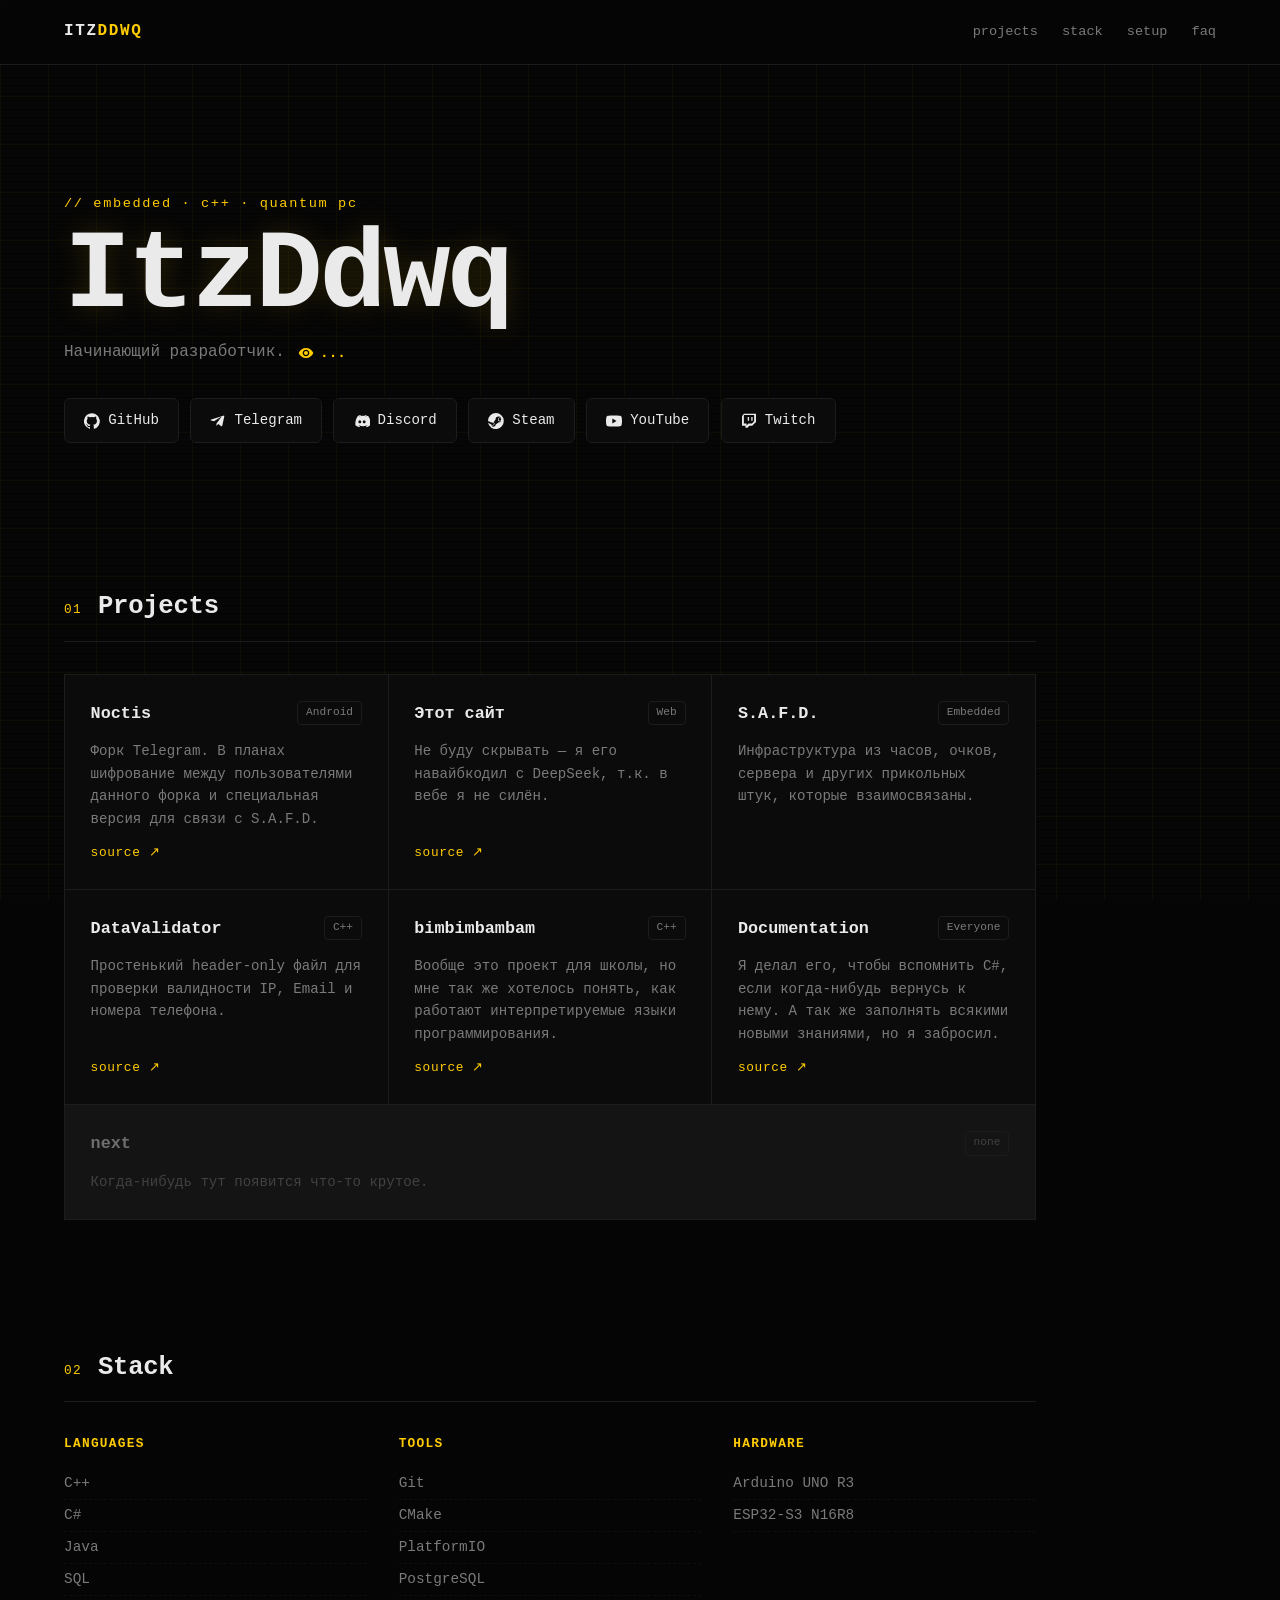
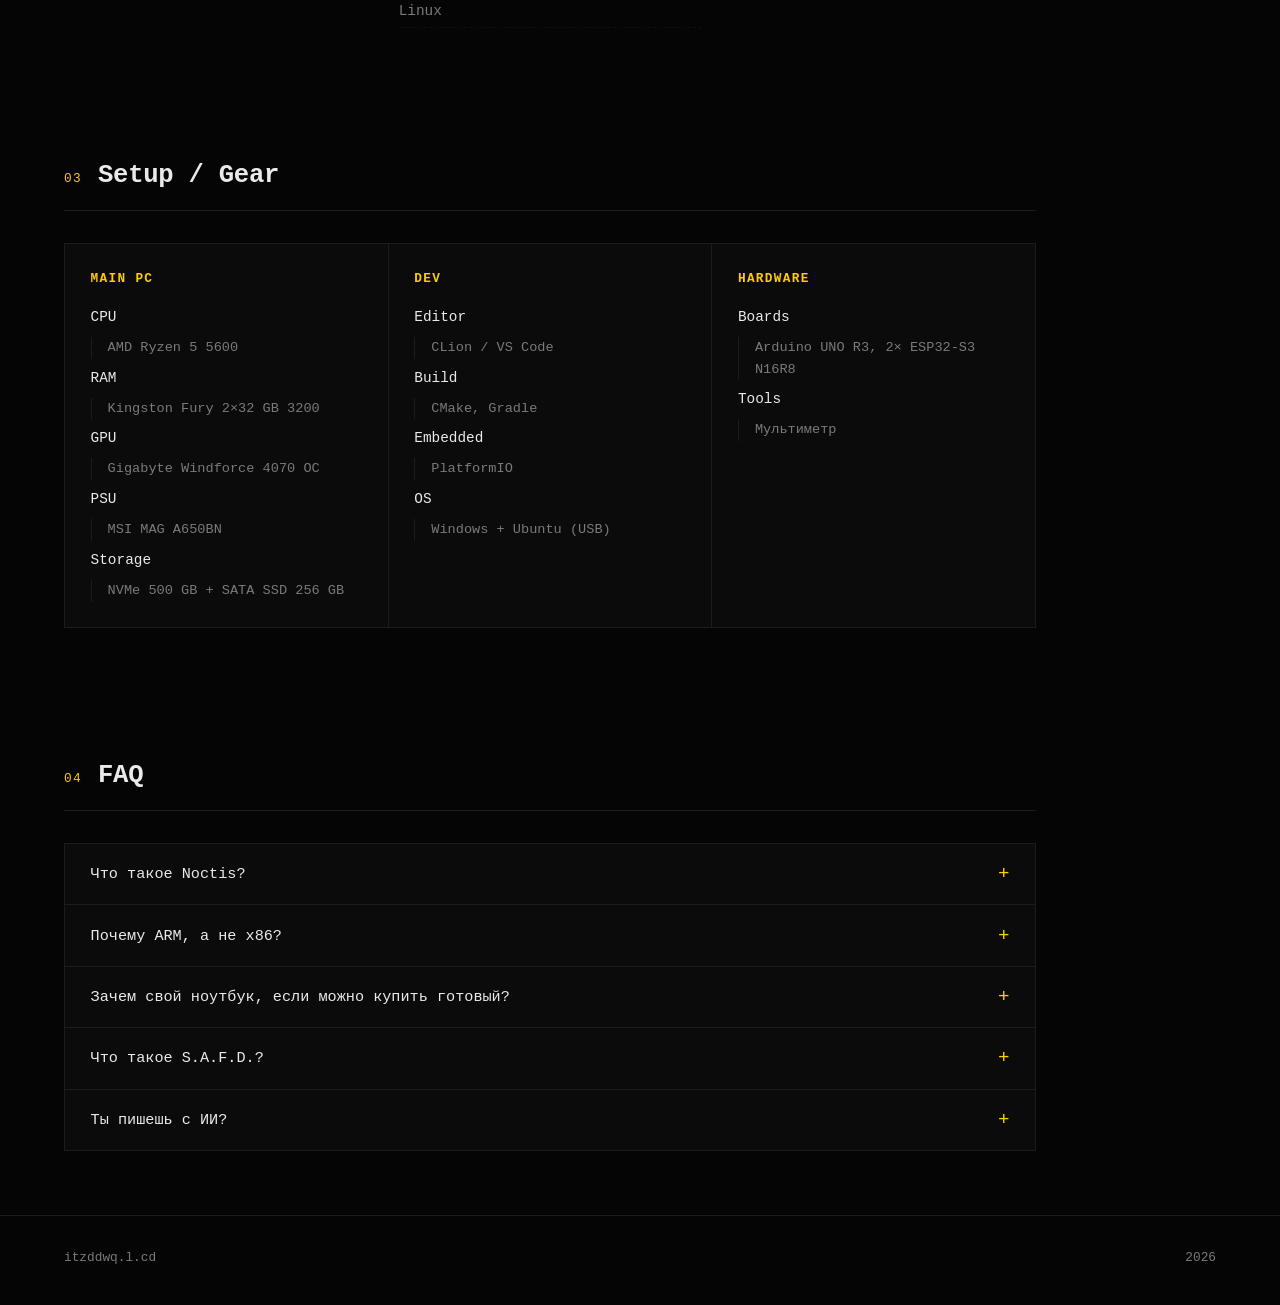
<file: docs/index.html>
<!DOCTYPE html>
<html lang="ru">
<head>
  <meta charset="utf-8">
  <meta name="viewport" content="width=device-width, initial-scale=1.0">
  <title>Визитка - ItzDdwq</title>

  <!-- SEO / шаринг -->
  <meta name="description" content="ItzDdwq — начинающий разработчик. Embedded, C++, Android, инфраструктура S.A.F.D.">
  <meta property="og:title" content="ItzDdwq — визитка">
  <meta property="og:description" content="Embedded · C++ · Android · S.A.F.D.">
  <meta property="og:type" content="website">
  <meta name="theme-color" content="#050505">
    <script defer src="https://events.vercount.one/js"></script>

  <style>
    * { margin: 0; padding: 0; box-sizing: border-box; }

    :root {
      --bg: #050505;
      --panel: #0b0b0b;
      --line: #1c1c1c;
      --fg: #eaeaea;
      --dim: #7a7a7a;
      --accent: #ffcc00;
      --header-h: 64px;
    }

    html { scroll-behavior: smooth; }

    body {
      background: var(--bg);
      color: var(--fg);
      font-family: ui-monospace, "SF Mono", Menlo, Consolas, monospace;
      line-height: 1.6;
      overflow-x: hidden;
      position: relative;
      z-index: 0;
      isolation: isolate;
    }

    .logo { user-select: none; -webkit-user-select: none; }

    .grid-bg {
      position: fixed;
      inset: 0;
      background-image:
        linear-gradient(to right, rgba(255,204,0,.04) 1px, transparent 1px),
        linear-gradient(to bottom, rgba(255,204,0,.04) 1px, transparent 1px);
      background-size: 48px 48px;
      z-index: -2;
      pointer-events: none;
    }

    .scanline {
      position: fixed;
      inset: 0;
      background: repeating-linear-gradient(
        to bottom,
        transparent 0,
        transparent 3px,
        rgba(255,255,255,.012) 3px,
        rgba(255,255,255,.012) 4px
      );
      z-index: -1;
      pointer-events: none;
    }

    .topbar {
      display: flex;
      justify-content: space-between;
      align-items: center;
      padding: 1.2rem 5vw;
      min-height: var(--header-h);
      border-bottom: 1px solid var(--line);
      -webkit-backdrop-filter: blur(6px);
      backdrop-filter: blur(6px);
      position: sticky;
      top: 0;
      background: rgba(5,5,5,.8);
      z-index: 10;
    }
    .logo { font-weight: 700; letter-spacing: .1em; }
    .logo span { color: var(--accent); }
    .nav { display: flex; gap: 1.5rem; }
    .nav a {
      color: var(--dim);
      text-decoration: none;
      font-size: .85rem;
      transition: color .2s;
    }
    .nav a:hover,
    .nav a:focus-visible { color: var(--accent); }

    a:focus-visible,
    button:focus-visible {
      outline: 2px solid var(--accent);
      outline-offset: 2px;
      border-radius: 4px;
    }

    .hero { padding: 8rem 5vw 5rem; max-width: 1100px; }
    .kicker { color: var(--accent); font-size: .85rem; letter-spacing: .12em; }
    .hero h1 {
      font-size: clamp(3rem, 11vw, 7rem);
      line-height: .95;
      margin: .6rem 0;
      letter-spacing: -.03em;
      text-shadow: 0 0 30px rgba(255,204,0,.15);
    }
    .lead { color: var(--dim); max-width: 46ch; margin-bottom: 2rem; }

    .socials {
      display: flex;
      flex-wrap: wrap;
      gap: .7rem;
    }
    .social-btn {
      display: inline-flex;
      align-items: center;
      gap: .5rem;
      padding: .65rem 1.2rem;
      border: 1px solid var(--line);
      border-radius: 6px;
      text-decoration: none;
      color: var(--fg);
      font-size: .88rem;
      transition: color .2s, border-color .2s, transform .2s;
      background: var(--panel);
    }
    .social-btn:hover { border-color: var(--accent); color: var(--accent); transform: translateY(-2px); }
    .social-btn svg { width: 16px; height: 16px; fill: currentColor; }

    .section {
      padding: 4rem 5vw;
      max-width: 1100px;
      scroll-margin-top: calc(var(--header-h) + 12px);
    }
    .section-head {
      display: flex;
      align-items: baseline;
      gap: 1rem;
      border-bottom: 1px solid var(--line);
      padding-bottom: .8rem;
      margin-bottom: 2rem;
    }
    .num { color: var(--accent); font-size: .8rem; letter-spacing: .1em; }
    .section h2 { font-size: 1.6rem; font-weight: 600; letter-spacing: -.01em; }

    .project-grid {
      display: grid;
      grid-template-columns: repeat(auto-fit, minmax(280px, 1fr));
      gap: 1px;
      background: var(--line);
      border: 1px solid var(--line);
    }
    .project {
      background: var(--panel);
      padding: 1.6rem;
      display: flex;
      flex-direction: column;
      gap: .8rem;
      transition: background .25s;
    }
    .project:hover { background: #111; }
    .p-top { display: flex; justify-content: space-between; align-items: flex-start; gap: 1rem; }
    .project h3 { font-size: 1.05rem; }
    .tag {
      font-size: .7rem;
      color: var(--dim);
      border: 1px solid var(--line);
      padding: .15rem .5rem;
      border-radius: 4px;
      white-space: nowrap;
    }
    .project p { color: var(--dim); font-size: .88rem; flex-grow: 1; }
    .git-link {
      color: var(--accent);
      text-decoration: none;
      font-size: .8rem;
      letter-spacing: .05em;
      align-self: flex-start;
    }
    .git-link:hover { text-decoration: underline; }
    .project.placeholder {
      opacity: .4;
      grid-column: 1 / -1;
    }

    .stack-grid {
      display: grid;
      grid-template-columns: repeat(auto-fit, minmax(180px, 1fr));
      gap: 2rem;
    }
    .stack-col h4 {
      font-size: .8rem;
      color: var(--accent);
      letter-spacing: .1em;
      text-transform: uppercase;
      margin-bottom: .8rem;
    }
    .stack-col ul { list-style: none; }
    .stack-col li {
      color: var(--dim);
      padding: .25rem 0;
      border-bottom: 1px dashed rgba(255,255,255,.04);
      font-size: .9rem;
    }

    .setup-grid {
      display: grid;
      grid-template-columns: repeat(auto-fit, minmax(260px, 1fr));
      gap: 1px;
      background: var(--line);
      border: 1px solid var(--line);
    }
    .setup-card {
      background: var(--panel);
      padding: 1.6rem;
    }
    .setup-card h4 {
      font-size: .8rem;
      color: var(--accent);
      letter-spacing: .1em;
      text-transform: uppercase;
      margin-bottom: 1rem;
    }
    .setup-card dl { display: flex; flex-direction: column; gap: .5rem; }
    .setup-card dt { color: var(--fg); font-size: .9rem; }
    .setup-card dd { color: var(--dim); font-size: .85rem; padding-left: 1rem; border-left: 1px solid var(--line); }

    .faq-list { display: flex; flex-direction: column; gap: 1px; background: var(--line); border: 1px solid var(--line); }
    .faq-item { background: var(--panel); }
    .faq-q {
      width: 100%;
      text-align: left;
      background: transparent;
      border: none;
      color: var(--fg);
      padding: 1.2rem 1.6rem;
      font-family: inherit;
      font-size: .95rem;
      cursor: pointer;
      display: flex;
      justify-content: space-between;
      align-items: center;
      gap: 1rem;
      transition: color .2s;
    }
    .faq-q:hover { color: var(--accent); }
    .faq-q .plus { color: var(--accent); font-size: 1.2rem; transition: transform .3s; }
    .faq-item.open .faq-q .plus { transform: rotate(45deg); }

    .faq-a {
      display: grid;
      grid-template-rows: 0fr;
      transition: grid-template-rows .3s ease;
      color: var(--dim);
      font-size: .88rem;
    }
    .faq-a > div {
      overflow: hidden;
      padding: 0 1.6rem;
    }
    .faq-item.open .faq-a { grid-template-rows: 1fr; }
    .faq-item.open .faq-a > div { padding-bottom: 1.2rem; }

    footer {
      display: flex;
      justify-content: space-between;
      padding: 2rem 5vw;
      color: var(--dim);
      font-size: .8rem;
      border-top: 1px solid var(--line);
    }

    @media (max-width: 720px) {
      .nav { display: none; }
      .hero { padding-top: 5rem; }
    }

    @media (prefers-reduced-motion: reduce) {
      html { scroll-behavior: auto; }
      *, *::before, *::after {
        transition-duration: .01ms !important;
        animation-duration: .01ms !important;
      }
    }
  </style>
</head>
<body>
  <div class="grid-bg" aria-hidden="true"></div>
  <div class="scanline" aria-hidden="true"></div>

  <header class="topbar">
    <div class="logo">ITZ<span>DDWQ</span></div>
    <nav class="nav" aria-label="Основная навигация">
      <a href="#projects">projects</a>
      <a href="#stack">stack</a>
      <a href="#setup">setup</a>
      <a href="#faq">faq</a>
    </nav>
  </header>

  <main>
    
    <section class="hero">
      <p class="kicker">// embedded · c++ · quantum pc</p>
      <h1>ItzDdwq</h1>
      
      <div class="lead" style="display: flex; align-items: center; gap: 0.8rem; flex-wrap: wrap; margin-bottom: 2rem;">
        <span>Начинающий разработчик.</span>
        
        <!-- Блок просмотров на Vercount -->
        <div style="display: inline-flex; align-items: center; gap: 0.4rem; color: var(--accent); font-size: 0.9rem;">
          <!-- Иконка глазика -->
          <svg width="16" height="16" viewBox="0 0 24 24" fill="currentColor" aria-hidden="true">
            <path d="M12 4.5C7 4.5 2.73 7.61 1 12c1.73 4.39 6 7.5 11 7.5s9.27-3.11 11-7.5c-1.73-4.39-6-7.5-11-7.5zM12 17c-2.76 0-5-2.24-5-5s2.24-5 5-5 5 2.24 5 5-2.24 5-5 5zm0-8c-1.66 0-3 1.34-3 3s1.34 3 3 3 3-1.34 3-3-1.34-3-3-3z"/>
          </svg>
          <!-- Сама цифра (Vercount подставит её сюда) -->
          <span id="vercount_value_page_uv" style="font-weight: 600;">...</span>
        </div>
      </div>

      <div class="socials">
        <a class="social-btn" href="https://github.com/itzddwq" target="_blank" rel="noopener noreferrer">
          <svg viewBox="0 0 24 24" aria-hidden="true"><path d="M12 .3a12 12 0 0 0-3.8 23.4c.6.1.8-.3.8-.6v-2c-3.3.7-4-1.6-4-1.6-.6-1.4-1.4-1.8-1.4-1.8-1-.7.1-.7.1-.7 1.2 0 1.8 1.2 1.8 1.2 1 1.8 2.8 1.3 3.5 1 .1-.8.4-1.3.7-1.6-2.7-.3-5.5-1.3-5.5-5.9 0-1.3.5-2.4 1.2-3.2-.1-.3-.5-1.5.1-3.2 0 0 1-.3 3.3 1.2a11.5 11.5 0 0 1 6 0c2.3-1.5 3.3-1.2 3.3-1.2.6 1.7.2 2.9.1 3.2.8.8 1.2 1.9 1.2 3.2 0 4.6-2.8 5.6-5.5 5.9.4.4.8 1.1.8 2.2v3.3c0 .3.2.7.8.6A12 12 0 0 0 12 .3"/></svg>
          GitHub
        </a>
        <a class="social-btn" href="https://t.me/AgUe_Aiagy" target="_blank" rel="noopener noreferrer">
          <svg viewBox="0 0 24 24" aria-hidden="true"><path d="M9.8 15.7 9.5 19c.4 0 .6-.2.9-.5l2.1-2 4.4 3.2c.8.4 1.4.2 1.6-.8l2.9-13.6c.3-1.2-.4-1.7-1.3-1.3L1.9 9.8c-1.2.5-1.2 1.1-.2 1.4l4.3 1.3L16.1 6c.5-.3 1-.1.6.2z"/></svg>
          Telegram
        </a>
        <a class="social-btn" href="https://discord.com/users/1063011644957007955" target="_blank" rel="noopener noreferrer">
          <svg viewBox="0 0 24 24" aria-hidden="true"><path d="M20.3 4.4A19.8 19.8 0 0 0 15.4 3l-.2.5a18.3 18.3 0 0 1 4.3 2.2 15.4 15.4 0 0 0-12.9 0A18.3 18.3 0 0 1 10.9 3.5L10.6 3a19.8 19.8 0 0 0-4.9 1.4C2.5 9.1 1.8 13.7 2.1 18.2a19.9 19.9 0 0 0 6 3l.8-1.3a13 13 0 0 1-2-1l.5-.4a14.2 14.2 0 0 0 12.2 0l.5.4a13 13 0 0 1-2 1l.8 1.3a19.9 19.9 0 0 0 6-3c.4-5.2-.7-9.8-3.6-13.8M8.7 15.5c-1.2 0-2.2-1.1-2.2-2.4s1-2.4 2.2-2.4 2.2 1.1 2.2 2.4-1 2.4-2.2 2.4m6.6 0c-1.2 0-2.2-1.1-2.2-2.4s1-2.4 2.2-2.4 2.2 1.1 2.2 2.4-1 2.4-2.2 2.4"/></svg>
          Discord
        </a>
        <a class="social-btn" href="https://steamcommunity.com/profiles/76561199583997575" target="_blank" rel="noopener noreferrer">
          <svg viewBox="0 0 24 24" aria-hidden="true"><path d="M12 0a12 12 0 0 0-12 11.9l6.4 2.7a3.3 3.3 0 0 1 1.9-.6h.2l2.8-4.1v-.1a4.5 4.5 0 1 1 4.5 4.5h-.1l-4.1 2.8v.2a3.3 3.3 0 0 1-6.6.1L0 14.8A12 12 0 1 0 12 0m-5.5 18.2-1.5-.6a2.5 2.5 0 0 0 4.6-.6 2.5 2.5 0 0 0-3.4-3.1l1.5.6a1.8 1.8 0 1 1-1.4 3.4zm11.3-5.6a3 3 0 1 0 0-6 3 3 0 0 0 0 6m0-1a2 2 0 1 1 0-4 2 2 0 0 1 0 4"/></svg>
          Steam
        </a>
        <a class="social-btn" href="https://youtube.com/@itzddwq" target="_blank" rel="noopener noreferrer">
          <svg viewBox="0 0 24 24" aria-hidden="true"><path d="M23.5 6.2a3 3 0 0 0-2.1-2.1C19.5 3.6 12 3.6 12 3.6s-7.5 0-9.4.5A3 3 0 0 0 .5 6.2 31 31 0 0 0 0 12a31 31 0 0 0 .5 5.8 3 3 0 0 0 2.1 2.1c1.9.5 9.4.5 9.4.5s7.5 0 9.4-.5a3 3 0 0 0 2.1-2.1A31 31 0 0 0 24 12a31 31 0 0 0-.5-5.8M9.5 15.6V8.4L15.8 12z"/></svg>
          YouTube
        </a>
        <a class="social-btn" href="https://twitch.tv/itzddwq" target="_blank" rel="noopener noreferrer">
          <svg viewBox="0 0 24 24" aria-hidden="true"><path d="M4.3 1 1.5 4.7v14.6h5.2V22h3L12.7 19.3h4.1l5.7-5.7V1zm15.4 11.5-3.3 3.3h-5.2l-2.9 2.9v-2.9H4.3V3h15.4zM17.4 6h-2v5.7h2zm-5.3 0h-2v5.7h2z"/></svg>
          Twitch
        </a>
      </div>
    </section>

    <section id="projects" class="section">
      <div class="section-head">
        <span class="num">01</span>
        <h2>Projects</h2>
      </div>
      <div class="project-grid">
        <article class="project">
          <div class="p-top"><h3>Noctis</h3><span class="tag">Android</span></div>
          <p>Форк Telegram. В планах шифрование между пользователями данного форка и специальная версия для связи с S.A.F.D.</p>
          <a class="git-link" href="https://github.com/itzddwq/noctis" target="_blank" rel="noopener noreferrer">source ↗</a>
        </article>
        <article class="project">
          <div class="p-top"><h3>Этот сайт</h3><span class="tag">Web</span></div>
          <p>Не буду скрывать — я его навайбкодил с DeepSeek, т.к. в вебе я не силён.</p>
          <a class="git-link" href="https://github.com/itzddwq/itzddwq" target="_blank" rel="noopener noreferrer">source ↗</a>
        </article>
        <article class="project">
          <div class="p-top"><h3>S.A.F.D.</h3><span class="tag">Embedded</span></div>
          <p>Инфраструктура из часов, очков, сервера и других прикольных штук, которые взаимосвязаны.</p>
        </article>
        <article class="project">
          <div class="p-top"><h3>DataValidator</h3><span class="tag">C++</span></div>
          <p>Простенький header-only файл для проверки валидности IP, Email и номера телефона.</p>
          <a class="git-link" href="https://github.com/itzddwq/DataValidator" target="_blank" rel="noopener noreferrer">source ↗</a>
        </article>
        <article class="project">
          <div class="p-top"><h3>bimbimbambam</h3><span class="tag">C++</span></div>
          <p>Вообще это проект для школы, но мне так же хотелось понять, как работают интерпретируемые языки программирования.</p>
          <a class="git-link" href="https://github.com/itzddwq/bim-bim-bam-bam" target="_blank" rel="noopener noreferrer">source ↗</a>
        </article>
        <article class="project">
          <div class="p-top"><h3>Documentation</h3><span class="tag">Everyone</span></div>
          <p>Я делал его, чтобы вспомнить C#, если когда-нибудь вернусь к нему. А так же заполнять всякими новыми знаниями, но я забросил.</p>
          <a class="git-link" href="https://github.com/ItzDdwq/Documentation" target="_blank" rel="noopener noreferrer">source ↗</a>
        </article>
        <article class="project placeholder">
          <div class="p-top"><h3>next</h3><span class="tag">none</span></div>
          <p>Когда-нибудь тут появится что-то крутое.</p>
        </article>
      </div>
    </section>

    <section id="stack" class="section">
      <div class="section-head"><span class="num">02</span><h2>Stack</h2></div>
      <div class="stack-grid">
        <div class="stack-col">
          <h4>Languages</h4>
          <ul><li>C++</li><li>C#</li><li>Java</li><li>SQL</li></ul>
        </div>
        <div class="stack-col">
          <h4>Tools</h4>
          <ul><li>Git</li><li>CMake</li><li>PlatformIO</li><li>PostgreSQL</li><li>Linux</li></ul>
        </div>
        <div class="stack-col">
          <h4>Hardware</h4>
          <ul><li>Arduino UNO R3</li><li>ESP32-S3 N16R8</li></ul>
        </div>
      </div>
    </section>

    <section id="setup" class="section">
      <div class="section-head"><span class="num">03</span><h2>Setup / Gear</h2></div>
      <div class="setup-grid">
        <div class="setup-card">
          <h4>Main PC</h4>
          <dl>
            <dt>CPU</dt><dd>AMD Ryzen 5 5600</dd>
            <dt>RAM</dt><dd>Kingston Fury 2×32 GB 3200</dd>
            <dt>GPU</dt><dd>Gigabyte Windforce 4070 OC</dd>
            <dt>PSU</dt><dd>MSI MAG A650BN</dd>
            <dt>Storage</dt><dd>NVMe 500 GB + SATA SSD 256 GB</dd>
          </dl>
        </div>
        <div class="setup-card">
          <h4>Dev</h4>
          <dl>
            <dt>Editor</dt><dd>CLion / VS Code</dd>
            <dt>Build</dt><dd>CMake, Gradle</dd>
            <dt>Embedded</dt><dd>PlatformIO</dd>
            <dt>OS</dt><dd>Windows + Ubuntu (USB)</dd>
          </dl>
        </div>
        <div class="setup-card">
          <h4>Hardware</h4>
          <dl>
            <dt>Boards</dt><dd>Arduino UNO R3, 2× ESP32-S3 N16R8</dd>
            <dt>Tools</dt><dd>Мультиметр</dd>
          </dl>
        </div>
      </div>
    </section>

    <section id="faq" class="section">
      <div class="section-head"><span class="num">04</span><h2>FAQ</h2></div>
      <div class="faq-list">
        <div class="faq-item">
          <button class="faq-q" aria-expanded="false" aria-controls="faq-a-1">Что такое Noctis? <span class="plus" aria-hidden="true">+</span></button>
          <div class="faq-a" id="faq-a-1"><div>Это форк телеги под Android. Пока что есть только кастомные аватарки и целая куча моих ошибок и багов.</div></div>
        </div>
        <div class="faq-item">
          <button class="faq-q" aria-expanded="false" aria-controls="faq-a-2">Почему ARM, а не x86? <span class="plus" aria-hidden="true">+</span></button>
          <div class="faq-a" id="faq-a-2"><div>ARM более энергоэффективен: он слабее x86, но при этом ему хватит пассивного охлаждения и небольшого аккумулятора.</div></div>
        </div>
        <div class="faq-item">
          <button class="faq-q" aria-expanded="false" aria-controls="faq-a-3">Зачем свой ноутбук, если можно купить готовый? <span class="plus" aria-hidden="true">+</span></button>
          <div class="faq-a" id="faq-a-3"><div>Я хочу быть независимым от чужих устройств; так же он ремонтопригоден и стоит не так уж и много по сравнению с новым.</div></div>
        </div>
        <div class="faq-item">
          <button class="faq-q" aria-expanded="false" aria-controls="faq-a-4">Что такое S.A.F.D.? <span class="plus" aria-hidden="true">+</span></button>
          <div class="faq-a" id="faq-a-4"><div>Инфраструктура из нескольких носимых устройств, связанных между собой сервером или ESP-NOW.</div></div>
        </div>
        <div class="faq-item">
          <button class="faq-q" aria-expanded="false" aria-controls="faq-a-5">Ты пишешь с ИИ? <span class="plus" aria-hidden="true">+</span></button>
          <div class="faq-a" id="faq-a-5"><div>Иногда да, получается как-то само. Стараюсь его не использовать.</div></div>
        </div>
      </div>
    </section>
  </main>

  <footer>
    <span>itzddwq.l.cd</span>
    <span id="year">2026</span>
  </footer>

  <script>
    // год в футере
    document.getElementById("year").textContent = new Date().getFullYear();

    // аккордеон FAQ с aria
    document.querySelectorAll(".faq-q").forEach(btn => {
      btn.addEventListener("click", () => {
        const item = btn.parentElement;
        const open = item.classList.toggle("open");
        btn.setAttribute("aria-expanded", open ? "true" : "false");
      });
    });
  </script>
</body>
</html>
</file>
